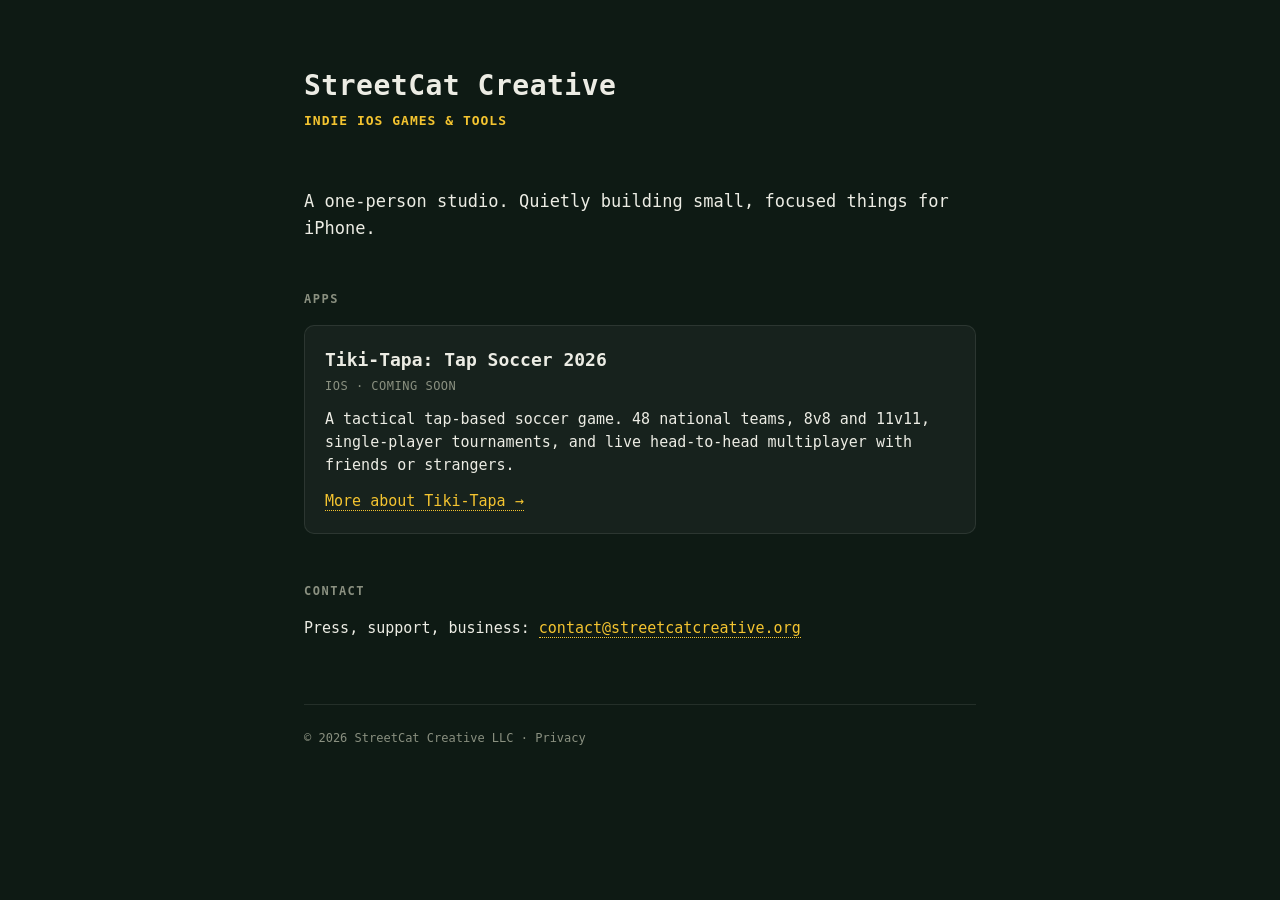
<file: index.html>
<!DOCTYPE html>
<html lang="en">
<head>
  <meta charset="UTF-8">
  <meta name="viewport" content="width=device-width, initial-scale=1.0">
  <title>StreetCat Creative</title>
  <meta name="description" content="A one-person indie studio building focused iOS games and tools.">
  <meta name="theme-color" content="#0e1a14">
  <link rel="stylesheet" href="/styles.css">
</head>
<body>
  <div class="container">
    <header class="header">
      <h1 class="brand">StreetCat Creative</h1>
      <p class="tagline">Indie iOS games &amp; tools</p>
    </header>

    <section class="section">
      <p class="lede">
        A one-person studio. Quietly building small, focused things for iPhone.
      </p>
    </section>

    <section class="section">
      <h2>Apps</h2>

      <div class="card">
        <h3>Tiki-Tapa: Tap Soccer 2026</h3>
        <p class="meta">iOS · Coming soon</p>
        <p>
          A tactical tap-based soccer game. 48 national teams, 8v8 and 11v11,
          single-player tournaments, and live head-to-head multiplayer with
          friends or strangers.
        </p>
        <p>
          <a href="/tikitapa/">More about Tiki-Tapa →</a>
        </p>
      </div>
    </section>

    <section class="section">
      <h2>Contact</h2>
      <p>
        Press, support, business: <a href="mailto:contact@streetcatcreative.org">contact@streetcatcreative.org</a>
      </p>
    </section>

    <footer class="footer">
      © 2026 StreetCat Creative LLC ·
      <a href="/tikitapa/privacy.html">Privacy</a>
    </footer>
  </div>
</body>
</html>
</file>
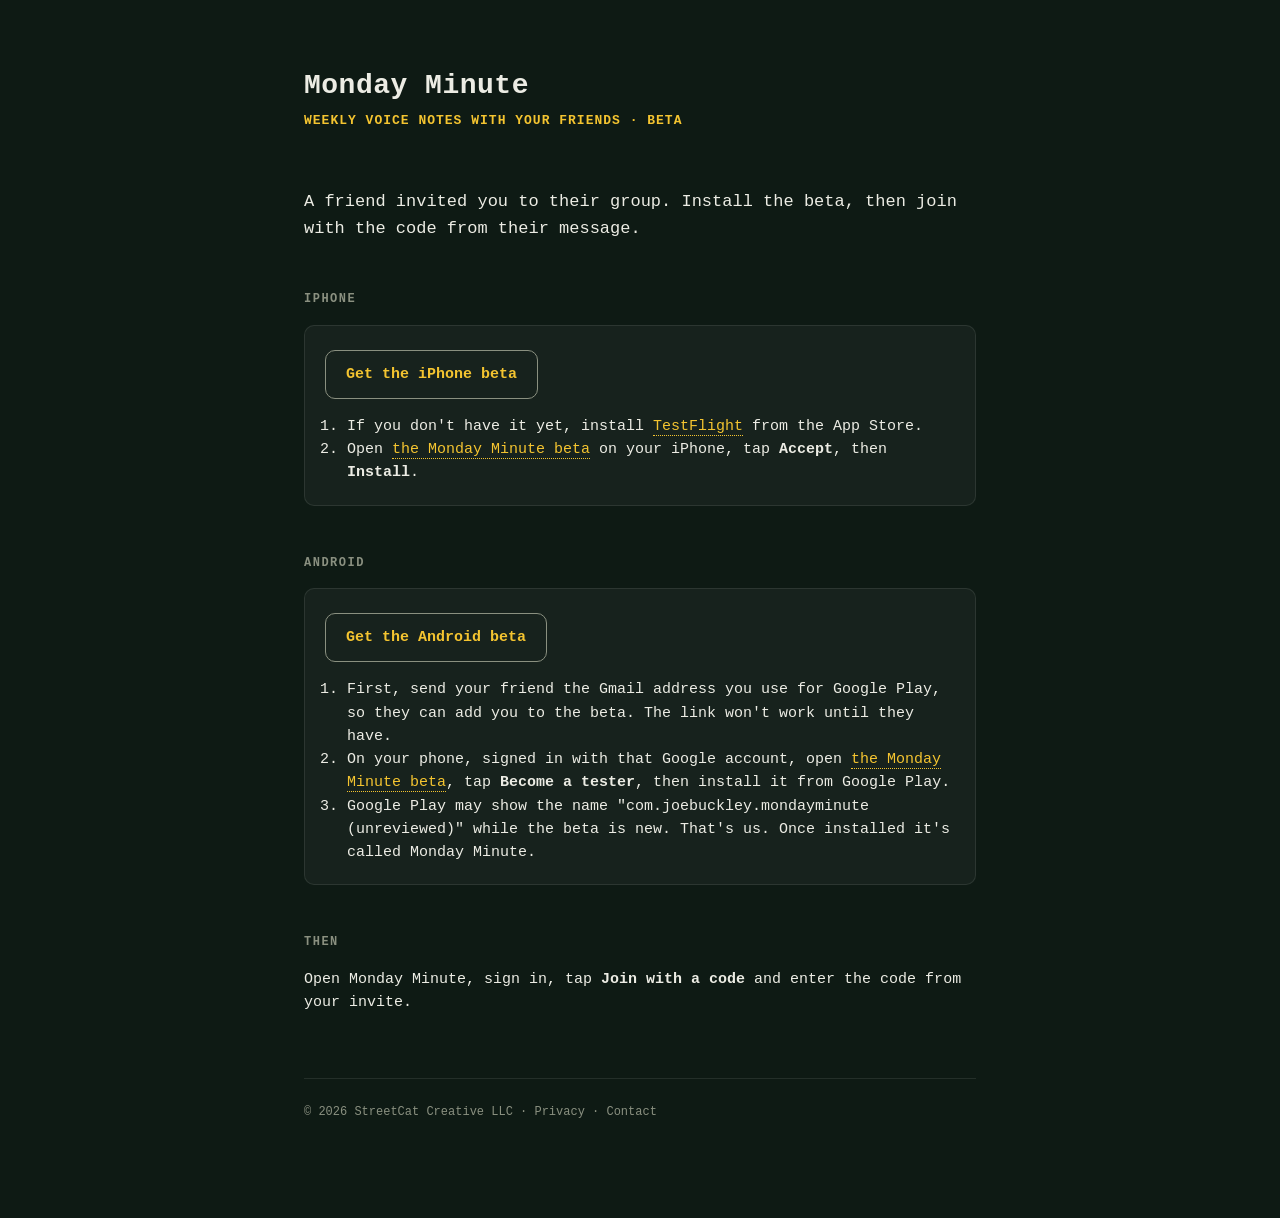
<file: mondayminute/index.html>
<!DOCTYPE html>
<html lang="en">
<head>
  <meta charset="UTF-8">
  <meta name="viewport" content="width=device-width, initial-scale=1.0">
  <title>Get Monday Minute</title>
  <meta name="description" content="Install the Monday Minute beta and join your friends' group.">
  <meta name="robots" content="noindex">
  <meta name="theme-color" content="#0e1a14">
  <link rel="stylesheet" href="/styles.css">
  <style>
    .get { display: inline-block; margin: 4px 0 16px; padding: 12px 20px; border-radius: 10px; border: 1px solid var(--text-dim); font-weight: 700; }
    .yours { display: none; font-size: 12px; font-weight: 700; letter-spacing: 0.5px; text-transform: uppercase; color: var(--text-dim); margin: 0 0 8px; }
    .mine .yours { display: block; }
    .other h2 { opacity: 0.7; }
  </style>
</head>
<body>
  <div class="container">
    <header class="header">
      <h1 class="brand">Monday Minute</h1>
      <p class="tagline">Weekly voice notes with your friends · Beta</p>
    </header>

    <section class="section">
      <p class="lede">
        A friend invited you to their group. Install the beta, then join with the code from their message.
      </p>
    </section>

    <div id="platforms">
      <section class="section" id="ios">
        <p class="yours">Your phone</p>
        <h2>iPhone</h2>
        <div class="card">
          <a class="get" href="https://testflight.apple.com/join/hXgzKq9a">Get the iPhone beta</a>
          <ol>
            <li>If you don't have it yet, install <a href="https://apps.apple.com/app/testflight/id899247664">TestFlight</a> from the App Store.</li>
            <li>Open <a href="https://testflight.apple.com/join/hXgzKq9a">the Monday Minute beta</a> on your iPhone, tap <strong>Accept</strong>, then <strong>Install</strong>.</li>
          </ol>
        </div>
      </section>

      <section class="section" id="android">
        <p class="yours">Your phone</p>
        <h2>Android</h2>
        <div class="card">
          <a class="get" href="https://play.google.com/apps/internaltest/4700997237294672871">Get the Android beta</a>
          <ol>
            <li>First, send your friend the Gmail address you use for Google Play, so they can add you to the beta. The link won't work until they have.</li>
            <li>On your phone, signed in with that Google account, open <a href="https://play.google.com/apps/internaltest/4700997237294672871">the Monday Minute beta</a>, tap <strong>Become a tester</strong>, then install it from Google Play.</li>
            <li>Google Play may show the name "com.joebuckley.mondayminute (unreviewed)" while the beta is new. That's us. Once installed it's called Monday Minute.</li>
          </ol>
        </div>
      </section>
    </div>

    <section class="section">
      <h2>Then</h2>
      <p>Open Monday Minute, sign in, tap <strong>Join with a code</strong> and enter the code from your invite.</p>
    </section>

    <footer class="footer">
      © 2026 StreetCat Creative LLC ·
      <a href="/mondayminute/privacy.html">Privacy</a> ·
      <a href="mailto:contact@streetcatcreative.org">Contact</a>
    </footer>
  </div>
  <script>
    (function () {
      var ua = navigator.userAgent || '';
      var isIOS = /iPhone|iPad|iPod/.test(ua) || (navigator.platform === 'MacIntel' && navigator.maxTouchPoints > 1);
      var isAndroid = /Android/.test(ua);
      if (!isIOS && !isAndroid) return;
      var mine = document.getElementById(isIOS ? 'ios' : 'android');
      var other = document.getElementById(isIOS ? 'android' : 'ios');
      mine.classList.add('mine');
      other.classList.add('other');
      other.querySelector('h2').textContent += ' (on a different phone?)';
      mine.parentNode.insertBefore(mine, mine.parentNode.firstChild);
    })();
  </script>
</body>
</html>
</file>
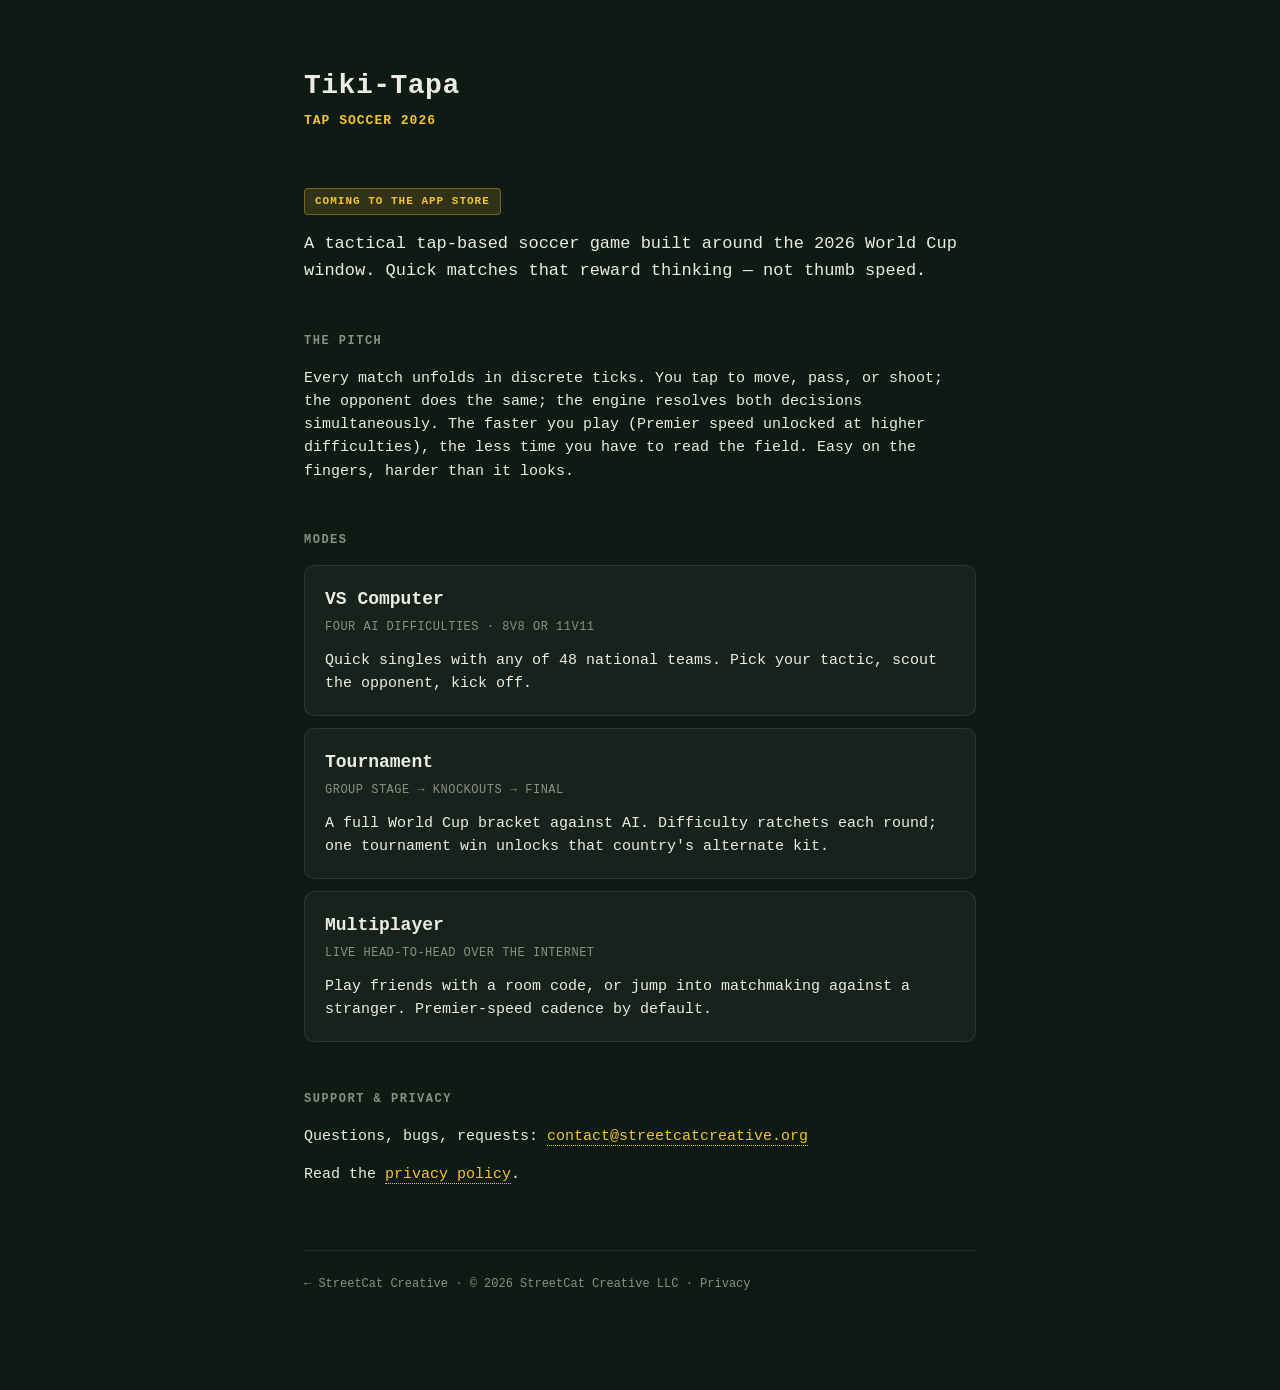
<file: tikitapa/index.html>
<!DOCTYPE html>
<html lang="en">
<head>
  <meta charset="UTF-8">
  <meta name="viewport" content="width=device-width, initial-scale=1.0">
  <title>Tiki-Tapa: Tap Soccer 2026</title>
  <meta name="description" content="A tactical tap-based soccer game for iOS. 48 national teams, single-player tournaments, live multiplayer.">
  <meta name="theme-color" content="#0e1a14">
  <link rel="stylesheet" href="/styles.css">
</head>
<body>
  <div class="container">
    <header class="header">
      <h1 class="brand">Tiki-Tapa</h1>
      <p class="tagline">Tap Soccer 2026</p>
    </header>

    <section class="section">
      <p>
        <span class="status">Coming to the App Store</span>
      </p>
      <p class="lede">
        A tactical tap-based soccer game built around the 2026 World Cup window.
        Quick matches that reward thinking — not thumb speed.
      </p>
    </section>

    <section class="section">
      <h2>The Pitch</h2>
      <p>
        Every match unfolds in discrete ticks. You tap to move, pass, or shoot;
        the opponent does the same; the engine resolves both decisions
        simultaneously. The faster you play (Premier speed unlocked at higher
        difficulties), the less time you have to read the field. Easy on
        the fingers, harder than it looks.
      </p>
    </section>

    <section class="section">
      <h2>Modes</h2>
      <div class="card">
        <h3>VS Computer</h3>
        <p class="meta">Four AI difficulties · 8v8 or 11v11</p>
        <p>Quick singles with any of 48 national teams. Pick your tactic, scout the opponent, kick off.</p>
      </div>
      <div class="card">
        <h3>Tournament</h3>
        <p class="meta">Group stage → knockouts → final</p>
        <p>A full World Cup bracket against AI. Difficulty ratchets each round; one tournament win unlocks that country's alternate kit.</p>
      </div>
      <div class="card">
        <h3>Multiplayer</h3>
        <p class="meta">Live head-to-head over the internet</p>
        <p>Play friends with a room code, or jump into matchmaking against a stranger. Premier-speed cadence by default.</p>
      </div>
    </section>

    <section class="section">
      <h2>Support &amp; Privacy</h2>
      <p>
        Questions, bugs, requests: <a href="mailto:contact@streetcatcreative.org">contact@streetcatcreative.org</a>
      </p>
      <p>
        Read the <a href="/tikitapa/privacy.html">privacy policy</a>.
      </p>
    </section>

    <footer class="footer">
      <a href="/">← StreetCat Creative</a> ·
      © 2026 StreetCat Creative LLC ·
      <a href="/tikitapa/privacy.html">Privacy</a>
    </footer>
  </div>
</body>
</html>
</file>
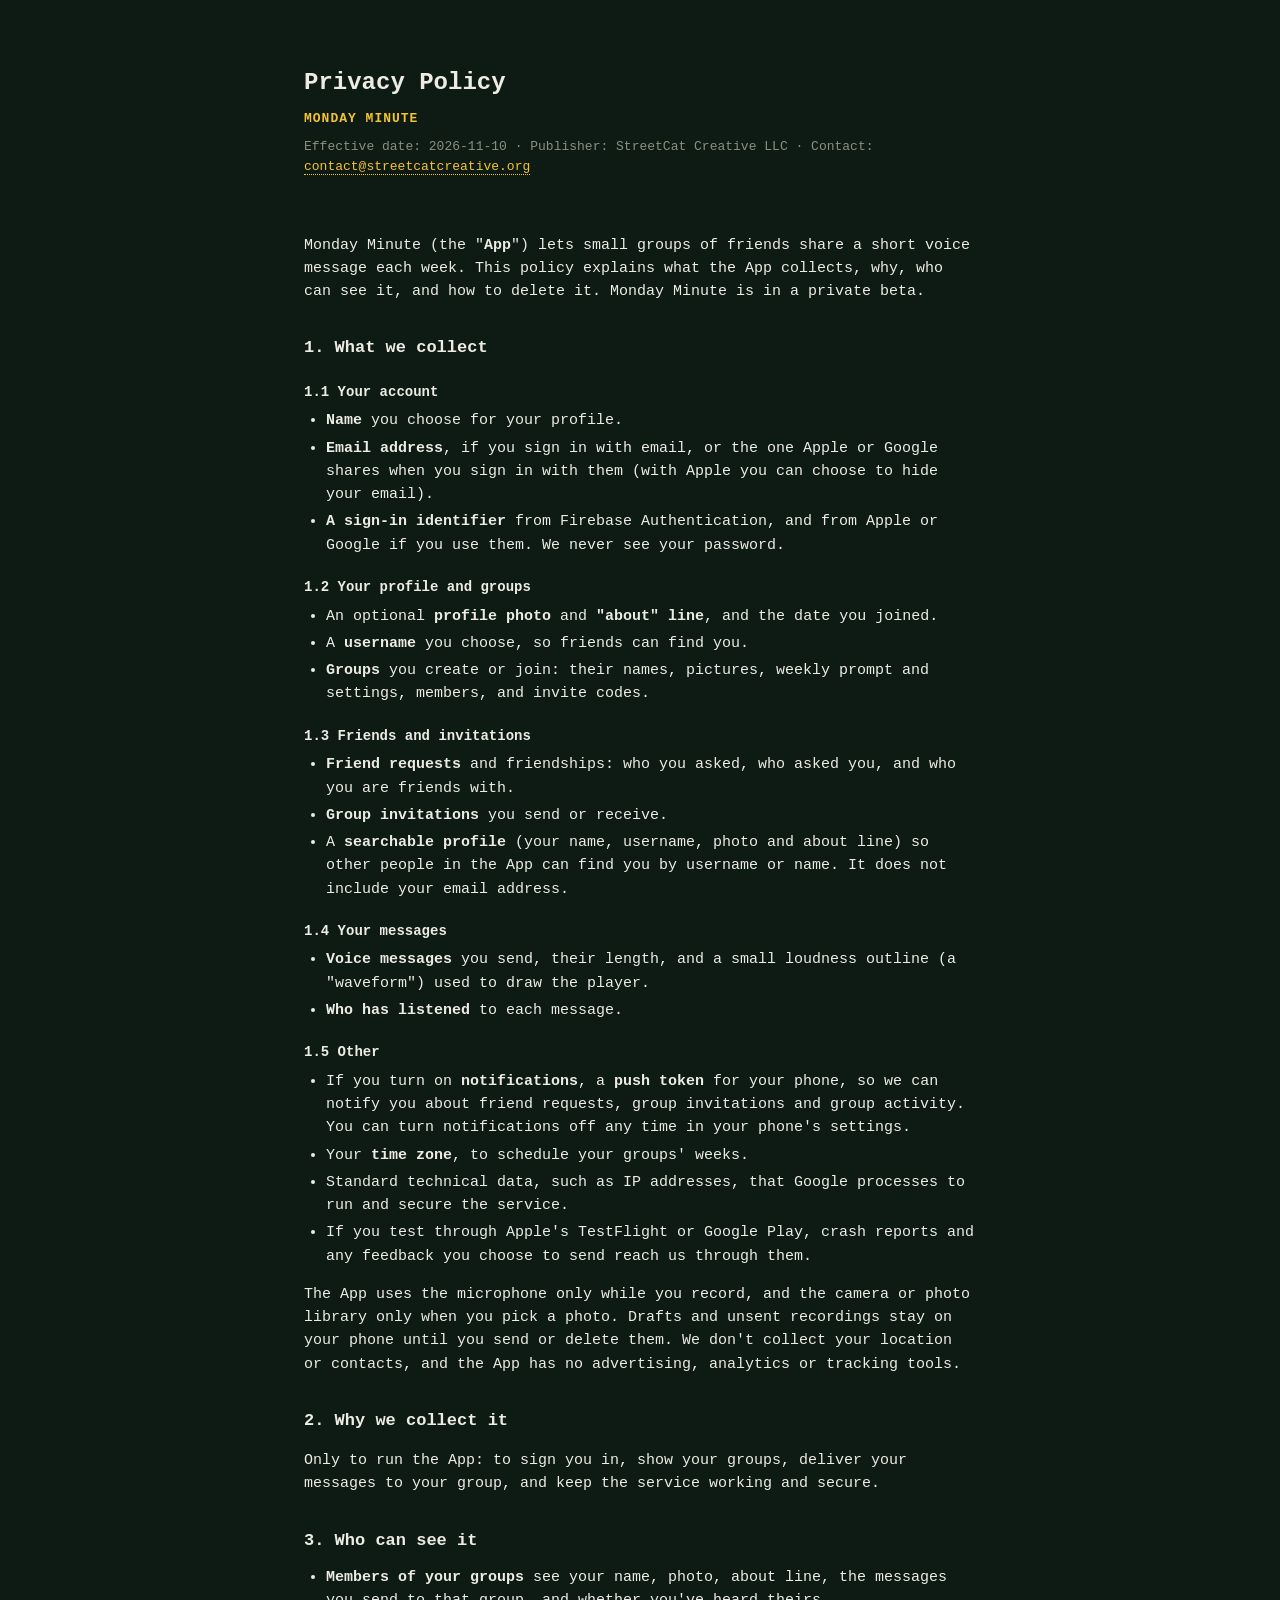
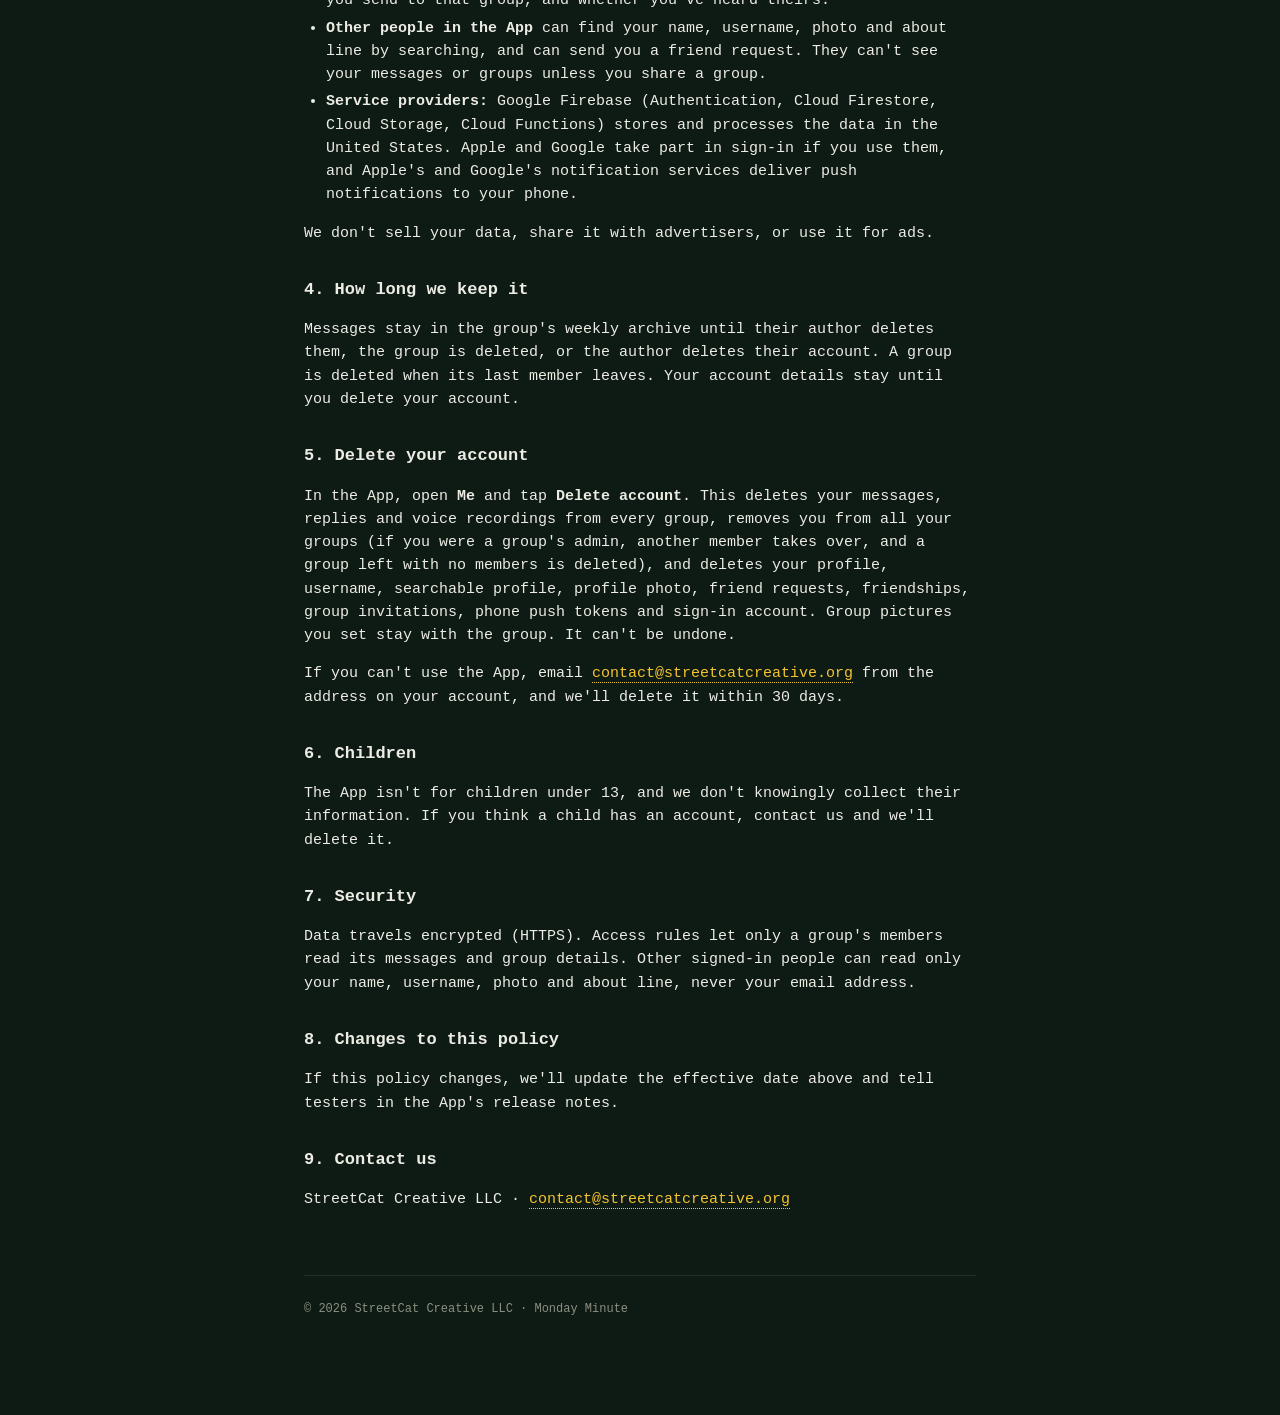
<file: mondayminute/privacy.html>
<!DOCTYPE html>
<html lang="en">
<head>
  <meta charset="UTF-8">
  <meta name="viewport" content="width=device-width, initial-scale=1.0">
  <title>Privacy Policy — Monday Minute</title>
  <meta name="description" content="How Monday Minute collects, uses, and shares information.">
  <meta name="theme-color" content="#0e1a14">
  <link rel="stylesheet" href="/styles.css">
</head>
<body>
  <div class="container policy">
    <header class="header">
      <h1>Privacy Policy</h1>
      <p class="tagline">Monday Minute</p>
      <p class="effective">
        Effective date: 2026-11-10 ·
        Publisher: StreetCat Creative LLC ·
        Contact: <a href="mailto:contact@streetcatcreative.org">contact@streetcatcreative.org</a>
      </p>
    </header>

    <p>
      Monday Minute (the &quot;<strong>App</strong>&quot;) lets small groups of friends share a short voice message
      each week. This policy explains what the App collects, why, who can see it, and how to delete it.
      Monday Minute is in a private beta.
    </p>

    <h2>1. What we collect</h2>
    <h3>1.1 Your account</h3>
    <ul>
      <li><strong>Name</strong> you choose for your profile.</li>
      <li><strong>Email address</strong>, if you sign in with email, or the one Apple or Google shares when you sign in with them
        (with Apple you can choose to hide your email).</li>
      <li><strong>A sign-in identifier</strong> from Firebase Authentication, and from Apple or Google if you use them.
        We never see your password.</li>
    </ul>
    <h3>1.2 Your profile and groups</h3>
    <ul>
      <li>An optional <strong>profile photo</strong> and <strong>&quot;about&quot; line</strong>, and the date you joined.</li>
      <li>A <strong>username</strong> you choose, so friends can find you.</li>
      <li><strong>Groups</strong> you create or join: their names, pictures, weekly prompt and settings, members, and invite codes.</li>
    </ul>
    <h3>1.3 Friends and invitations</h3>
    <ul>
      <li><strong>Friend requests</strong> and friendships: who you asked, who asked you, and who you are friends with.</li>
      <li><strong>Group invitations</strong> you send or receive.</li>
      <li>A <strong>searchable profile</strong> (your name, username, photo and about line) so other people in the App can find you by username or name.
        It does not include your email address.</li>
    </ul>
    <h3>1.4 Your messages</h3>
    <ul>
      <li><strong>Voice messages</strong> you send, their length, and a small loudness outline (a &quot;waveform&quot;) used to draw the player.</li>
      <li><strong>Who has listened</strong> to each message.</li>
    </ul>
    <h3>1.5 Other</h3>
    <ul>
      <li>If you turn on <strong>notifications</strong>, a <strong>push token</strong> for your phone, so we can notify you about friend requests,
        group invitations and group activity. You can turn notifications off any time in your phone&#39;s settings.</li>
      <li>Your <strong>time zone</strong>, to schedule your groups&#39; weeks.</li>
      <li>Standard technical data, such as IP addresses, that Google processes to run and secure the service.</li>
      <li>If you test through Apple&#39;s TestFlight or Google Play, crash reports and any feedback you choose to send reach us through them.</li>
    </ul>
    <p>
      The App uses the microphone only while you record, and the camera or photo library only when you pick a photo.
      Drafts and unsent recordings stay on your phone until you send or delete them.
      We don&#39;t collect your location or contacts, and the App has no advertising, analytics or tracking tools.
    </p>

    <h2>2. Why we collect it</h2>
    <p>Only to run the App: to sign you in, show your groups, deliver your messages to your group, and keep the service working and secure.</p>

    <h2>3. Who can see it</h2>
    <ul>
      <li><strong>Members of your groups</strong> see your name, photo, about line, the messages you send to that group, and whether you&#39;ve heard theirs.</li>
      <li><strong>Other people in the App</strong> can find your name, username, photo and about line by searching, and can send you a friend request.
        They can&#39;t see your messages or groups unless you share a group.</li>
      <li><strong>Service providers:</strong> Google Firebase (Authentication, Cloud Firestore, Cloud Storage, Cloud Functions) stores and processes the data in the United States.
        Apple and Google take part in sign-in if you use them, and Apple&#39;s and Google&#39;s notification services deliver push notifications to your phone.</li>
    </ul>
    <p>We don&#39;t sell your data, share it with advertisers, or use it for ads.</p>

    <h2>4. How long we keep it</h2>
    <p>
      Messages stay in the group&#39;s weekly archive until their author deletes them, the group is deleted, or the author deletes their account.
      A group is deleted when its last member leaves. Your account details stay until you delete your account.
    </p>

    <h2 id="delete">5. Delete your account</h2>
    <p>
      In the App, open <strong>Me</strong> and tap <strong>Delete account</strong>. This deletes your messages, replies and voice recordings from every group,
      removes you from all your groups (if you were a group&#39;s admin, another member takes over, and a group left with no members is deleted),
      and deletes your profile, username, searchable profile, profile photo, friend requests, friendships, group invitations, phone push tokens and sign-in account. Group pictures you set stay with the group. It can&#39;t be undone.
    </p>
    <p>
      If you can&#39;t use the App, email <a href="mailto:contact@streetcatcreative.org">contact@streetcatcreative.org</a> from the address on your account,
      and we&#39;ll delete it within 30 days.
    </p>

    <h2>6. Children</h2>
    <p>The App isn&#39;t for children under 13, and we don&#39;t knowingly collect their information. If you think a child has an account, contact us and we&#39;ll delete it.</p>

    <h2>7. Security</h2>
    <p>Data travels encrypted (HTTPS). Access rules let only a group&#39;s members read its messages and group details. Other signed-in people can read only your name, username, photo and about line, never your email address.</p>

    <h2>8. Changes to this policy</h2>
    <p>If this policy changes, we&#39;ll update the effective date above and tell testers in the App&#39;s release notes.</p>

    <h2>9. Contact us</h2>
    <p>StreetCat Creative LLC · <a href="mailto:contact@streetcatcreative.org">contact@streetcatcreative.org</a></p>

    <footer class="footer">
      © 2026 StreetCat Creative LLC ·
      <a href="/mondayminute/">Monday Minute</a>
    </footer>
  </div>
</body>
</html>
</file>
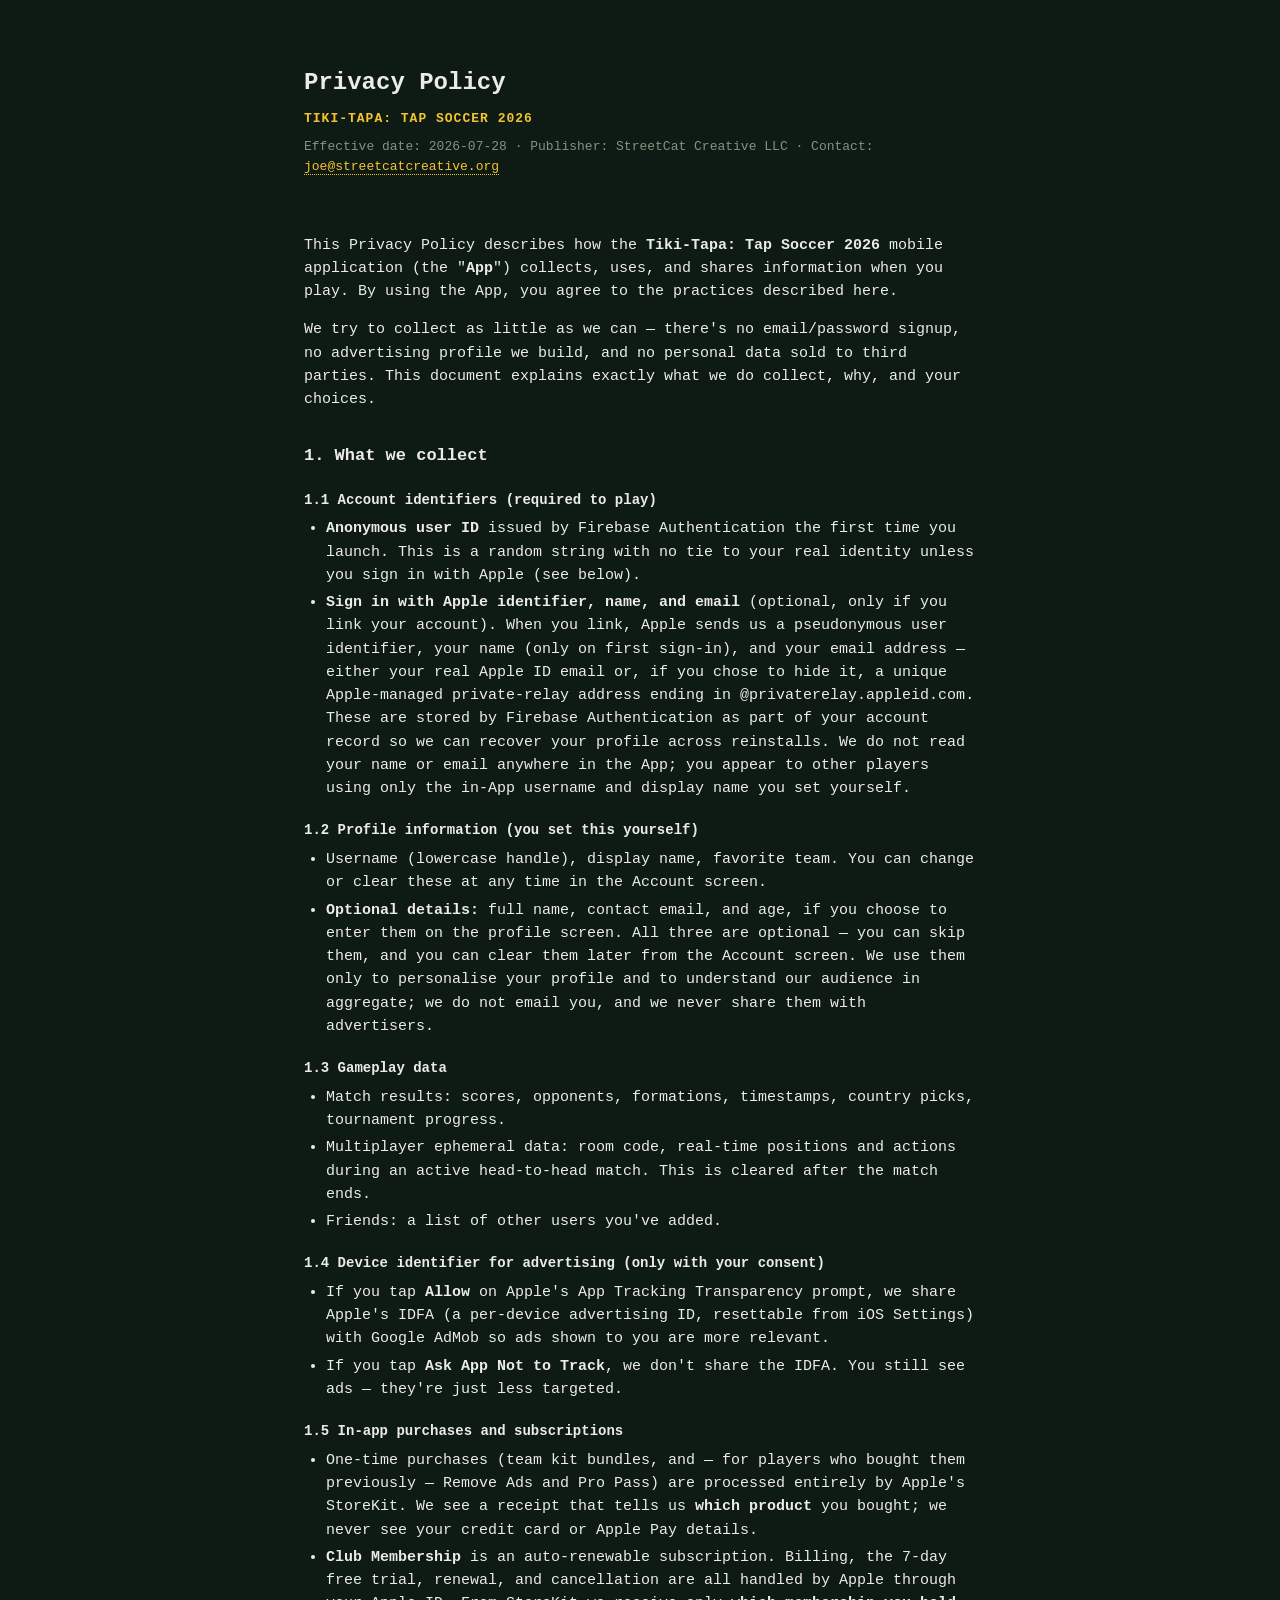
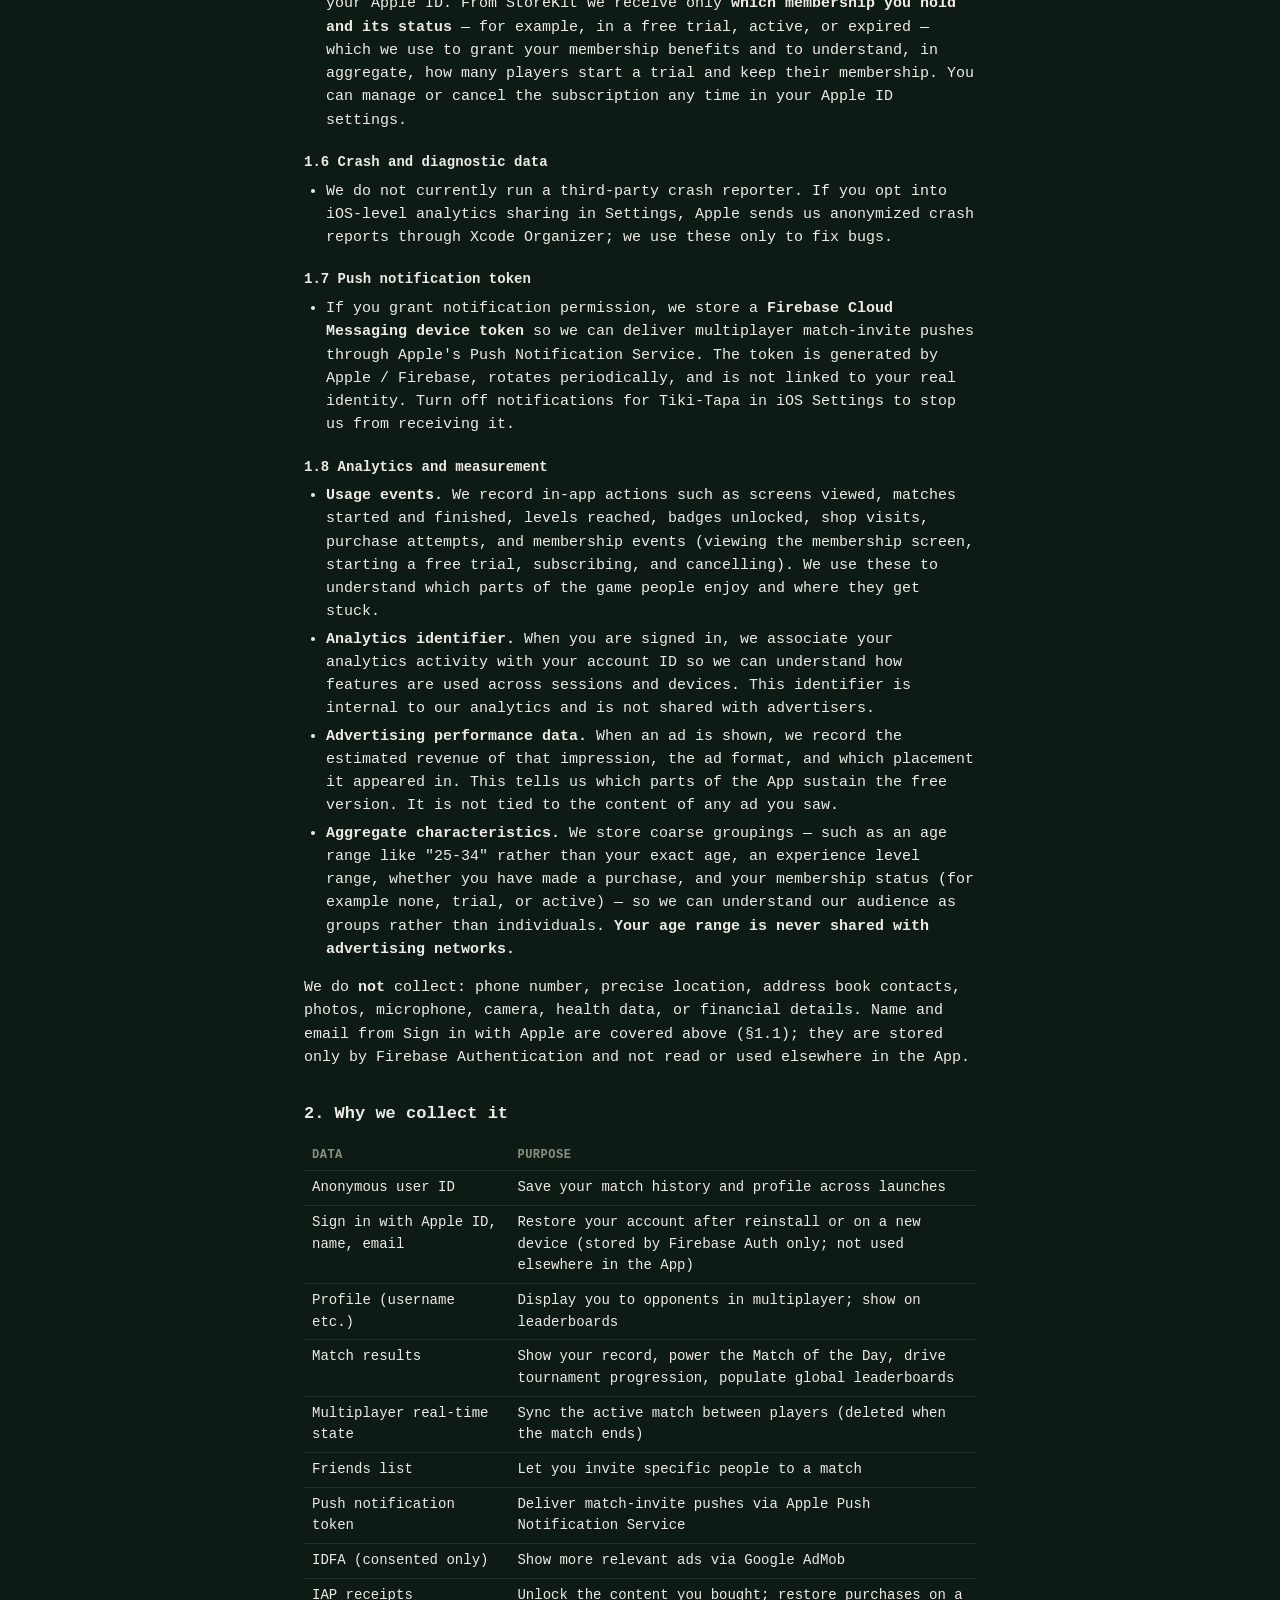
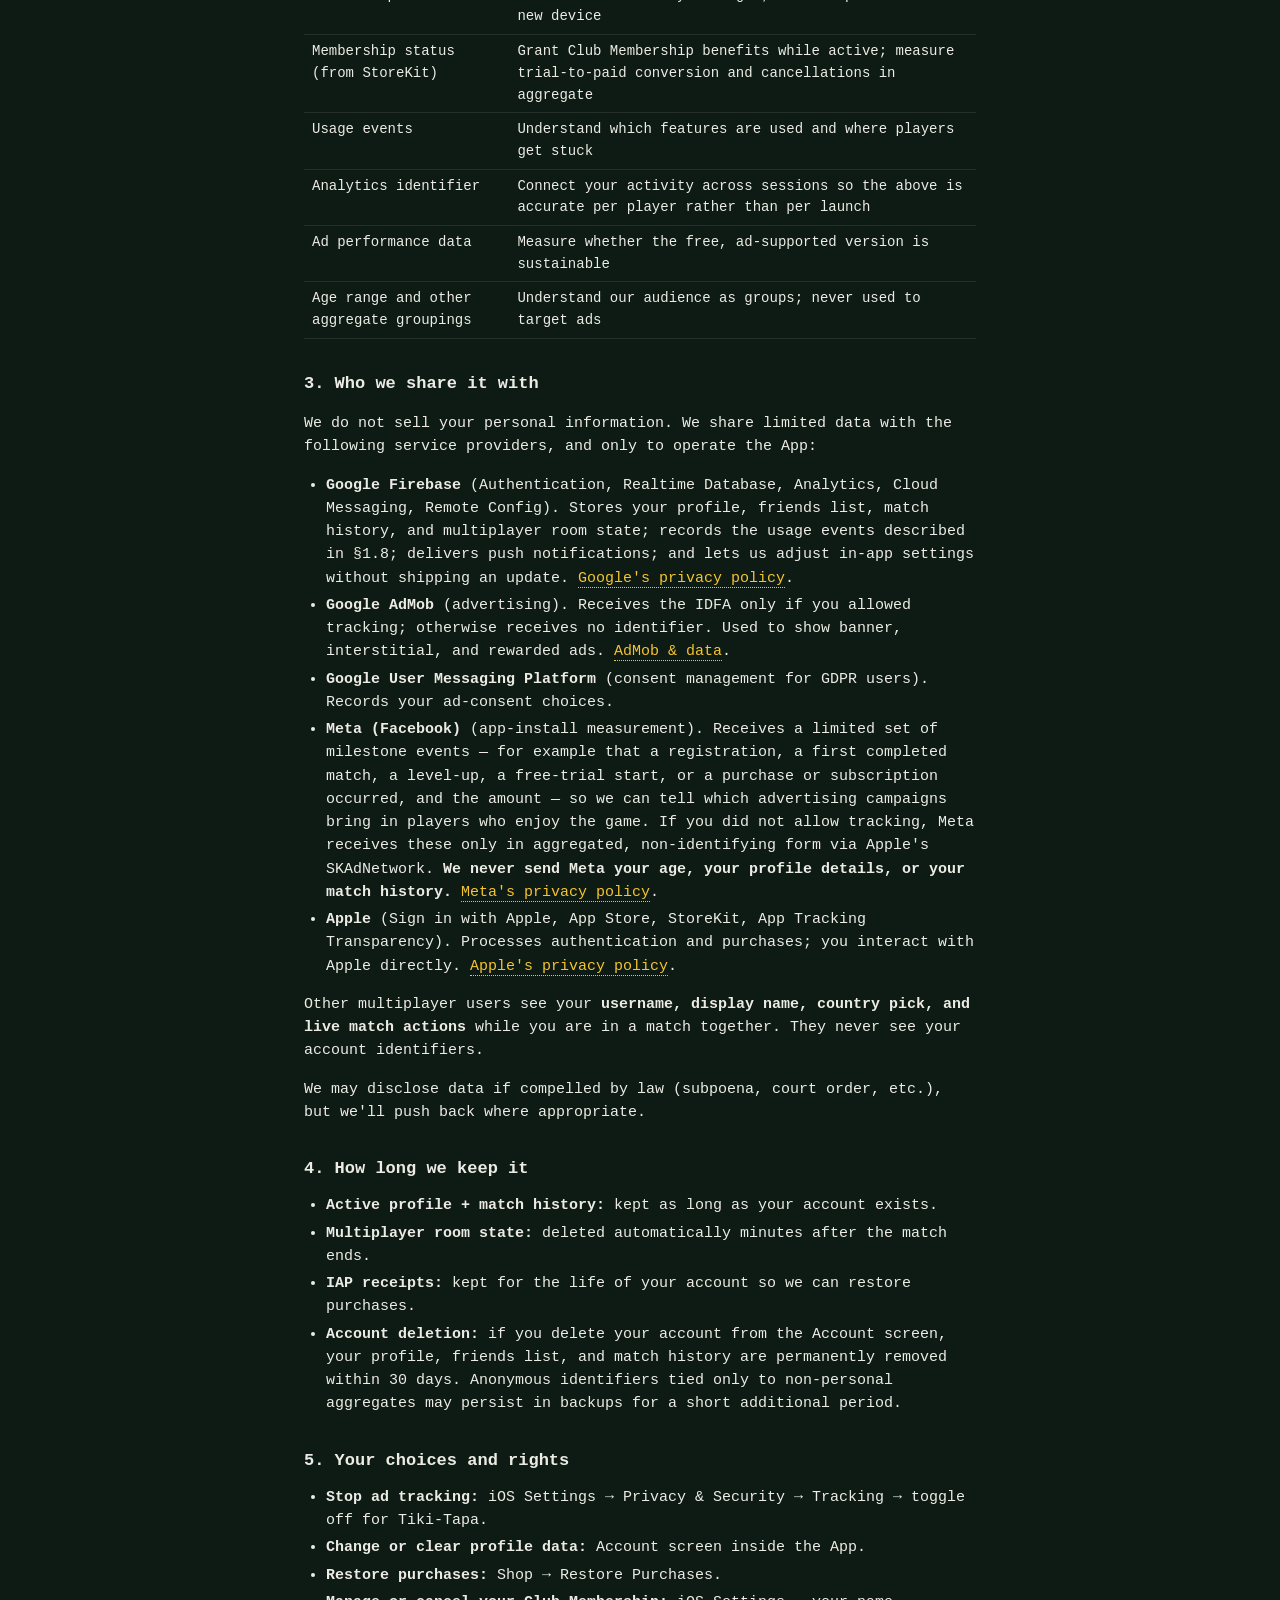
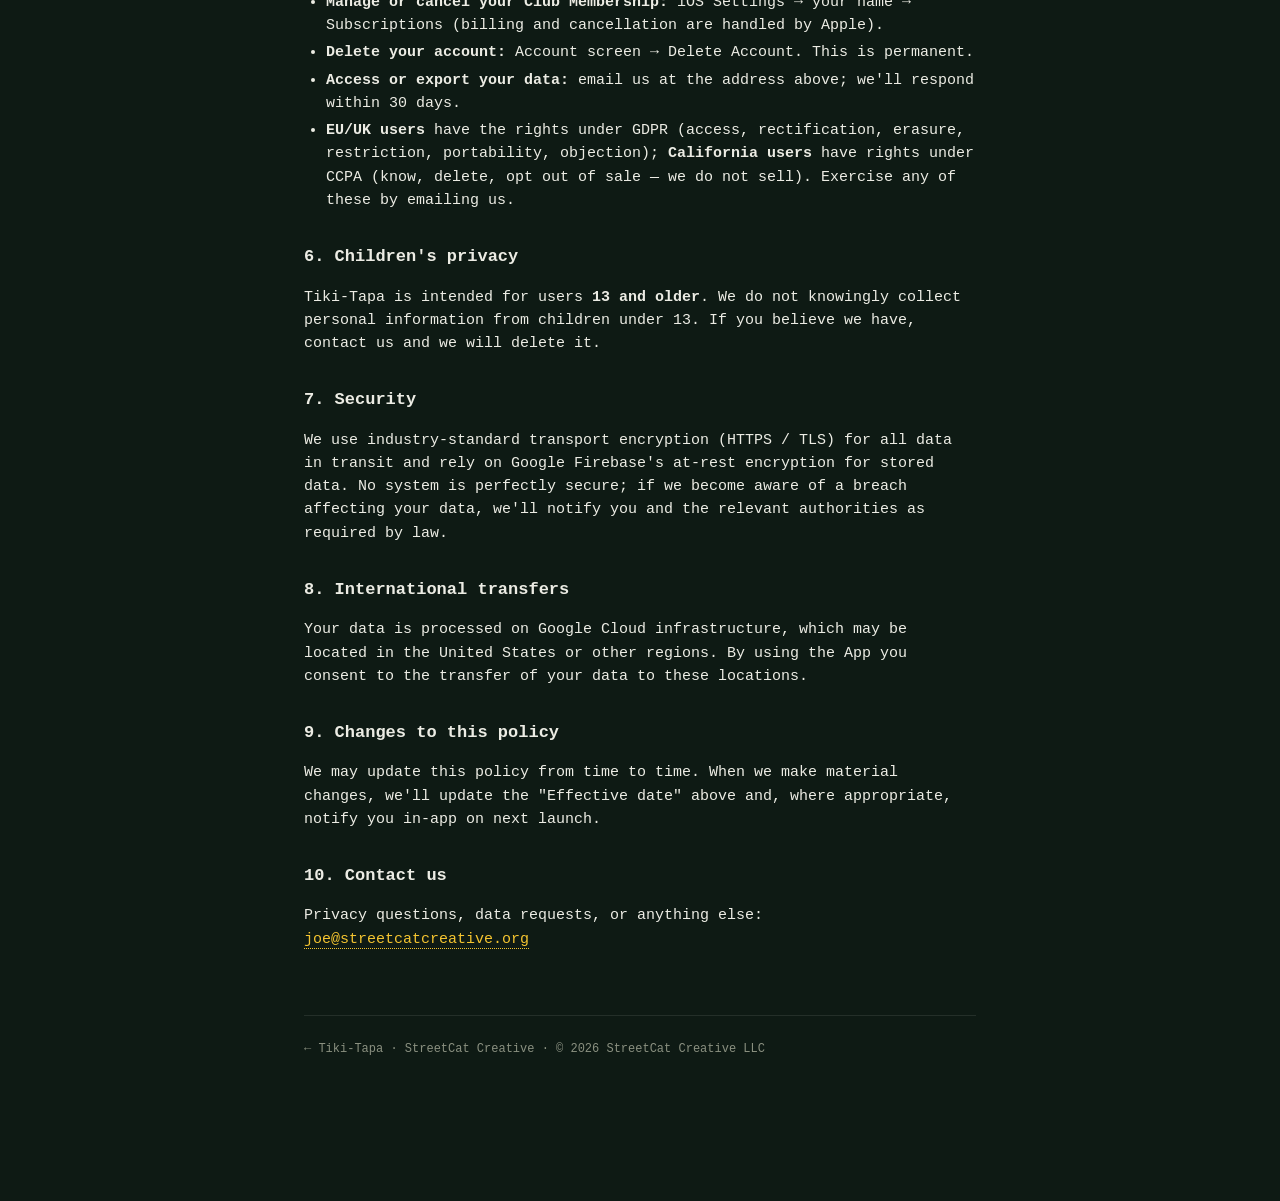
<file: tikitapa/privacy.html>
<!DOCTYPE html>
<html lang="en">
<head>
  <meta charset="UTF-8">
  <meta name="viewport" content="width=device-width, initial-scale=1.0">
  <title>Privacy Policy — Tiki-Tapa: Tap Soccer 2026</title>
  <meta name="description" content="How Tiki-Tapa: Tap Soccer 2026 collects, uses, and shares information.">
  <meta name="theme-color" content="#0e1a14">
  <link rel="stylesheet" href="/styles.css">
</head>
<body>
  <div class="container policy">
    <header class="header">
      <h1>Privacy Policy</h1>
      <p class="tagline">Tiki-Tapa: Tap Soccer 2026</p>
      <p class="effective">
        Effective date: 2026-07-28 ·
        Publisher: StreetCat Creative LLC ·
        Contact: <a href="mailto:joe@streetcatcreative.org">joe@streetcatcreative.org</a>
      </p>
    </header>

    <p>
      This Privacy Policy describes how the <strong>Tiki-Tapa: Tap Soccer 2026</strong> mobile
      application (the &quot;<strong>App</strong>&quot;) collects, uses, and shares information when you play.
      By using the App, you agree to the practices described here.
    </p>

    <p>
      We try to collect as little as we can — there's no email/password signup, no advertising profile we
      build, and no personal data sold to third parties. This document explains exactly what we do collect,
      why, and your choices.
    </p>

    <h2>1. What we collect</h2>

    <h3>1.1 Account identifiers (required to play)</h3>
    <ul>
      <li><strong>Anonymous user ID</strong> issued by Firebase Authentication the first time you launch.
        This is a random string with no tie to your real identity unless you sign in with Apple (see below).</li>
      <li><strong>Sign in with Apple identifier, name, and email</strong> (optional, only if you link
        your account). When you link, Apple sends us a pseudonymous user identifier, your name (only
        on first sign-in), and your email address — either your real Apple ID email or, if you chose
        to hide it, a unique Apple-managed private-relay address ending in <code>@privaterelay.appleid.com</code>.
        These are stored by Firebase Authentication as part of your account record so we can recover
        your profile across reinstalls. We do not read your name or email anywhere in the App; you
        appear to other players using only the in-App username and display name you set yourself.</li>
    </ul>

    <h3>1.2 Profile information (you set this yourself)</h3>
    <ul>
      <li>Username (lowercase handle), display name, favorite team. You can change or clear these at any
        time in the Account screen.</li>
      <li><strong>Optional details:</strong> full name, contact email, and age, if you choose to enter
        them on the profile screen. All three are optional — you can skip them, and you can clear them
        later from the Account screen. We use them only to personalise your profile and to understand
        our audience in aggregate; we do not email you, and we never share them with advertisers.</li>
    </ul>

    <h3>1.3 Gameplay data</h3>
    <ul>
      <li>Match results: scores, opponents, formations, timestamps, country picks, tournament progress.</li>
      <li>Multiplayer ephemeral data: room code, real-time positions and actions during an active
        head-to-head match. This is cleared after the match ends.</li>
      <li>Friends: a list of other users you've added.</li>
    </ul>

    <h3>1.4 Device identifier for advertising (only with your consent)</h3>
    <ul>
      <li>If you tap <strong>Allow</strong> on Apple's App Tracking Transparency prompt, we share Apple's
        IDFA (a per-device advertising ID, resettable from iOS Settings) with Google AdMob so ads shown
        to you are more relevant.</li>
      <li>If you tap <strong>Ask App Not to Track</strong>, we don't share the IDFA. You still see
        ads — they're just less targeted.</li>
    </ul>

    <h3>1.5 In-app purchases and subscriptions</h3>
    <ul>
      <li>One-time purchases (team kit bundles, and — for players who bought them previously — Remove
        Ads and Pro Pass) are processed entirely by Apple's StoreKit. We see a receipt that tells us
        <strong>which product</strong> you bought; we never see your credit card or Apple Pay details.</li>
      <li><strong>Club Membership</strong> is an auto-renewable subscription. Billing, the 7-day free
        trial, renewal, and cancellation are all handled by Apple through your Apple ID. From StoreKit
        we receive only <strong>which membership you hold and its status</strong> — for example, in a
        free trial, active, or expired — which we use to grant your membership benefits and to
        understand, in aggregate, how many players start a trial and keep their membership. You can
        manage or cancel the subscription any time in your Apple ID settings.</li>
    </ul>

    <h3>1.6 Crash and diagnostic data</h3>
    <ul>
      <li>We do not currently run a third-party crash reporter. If you opt into iOS-level analytics
        sharing in Settings, Apple sends us anonymized crash reports through Xcode Organizer; we use
        these only to fix bugs.</li>
    </ul>

    <h3>1.7 Push notification token</h3>
    <ul>
      <li>If you grant notification permission, we store a <strong>Firebase Cloud Messaging device
        token</strong> so we can deliver multiplayer match-invite pushes through Apple's Push
        Notification Service. The token is generated by Apple / Firebase, rotates periodically, and
        is not linked to your real identity. Turn off notifications for Tiki-Tapa in iOS Settings to
        stop us from receiving it.</li>
    </ul>

    <h3>1.8 Analytics and measurement</h3>
    <ul>
      <li><strong>Usage events.</strong> We record in-app actions such as screens viewed, matches
        started and finished, levels reached, badges unlocked, shop visits, purchase attempts, and
        membership events (viewing the membership screen, starting a free trial, subscribing, and
        cancelling). We use these to understand which parts of the game people enjoy and where they
        get stuck.</li>
      <li><strong>Analytics identifier.</strong> When you are signed in, we associate your analytics
        activity with your account ID so we can understand how features are used across sessions and
        devices. This identifier is internal to our analytics and is not shared with advertisers.</li>
      <li><strong>Advertising performance data.</strong> When an ad is shown, we record the estimated
        revenue of that impression, the ad format, and which placement it appeared in. This tells us
        which parts of the App sustain the free version. It is not tied to the content of any ad you
        saw.</li>
      <li><strong>Aggregate characteristics.</strong> We store coarse groupings — such as an age range
        like "25-34" rather than your exact age, an experience level range, whether you have made a
        purchase, and your membership status (for example none, trial, or active) — so we can understand
        our audience as groups rather than individuals.
        <strong>Your age range is never shared with advertising networks.</strong></li>
    </ul>

    <p>
      We do <strong>not</strong> collect: phone number, precise location, address book contacts,
      photos, microphone, camera, health data, or financial details. Name and email from Sign in
      with Apple are covered above (§1.1); they are stored only by Firebase Authentication and not
      read or used elsewhere in the App.
    </p>

    <h2>2. Why we collect it</h2>
    <table>
      <thead>
        <tr><th>Data</th><th>Purpose</th></tr>
      </thead>
      <tbody>
        <tr><td>Anonymous user ID</td><td>Save your match history and profile across launches</td></tr>
        <tr><td>Sign in with Apple ID, name, email</td><td>Restore your account after reinstall or on a new device (stored by Firebase Auth only; not used elsewhere in the App)</td></tr>
        <tr><td>Profile (username etc.)</td><td>Display you to opponents in multiplayer; show on leaderboards</td></tr>
        <tr><td>Match results</td><td>Show your record, power the Match of the Day, drive tournament progression, populate global leaderboards</td></tr>
        <tr><td>Multiplayer real-time state</td><td>Sync the active match between players (deleted when the match ends)</td></tr>
        <tr><td>Friends list</td><td>Let you invite specific people to a match</td></tr>
        <tr><td>Push notification token</td><td>Deliver match-invite pushes via Apple Push Notification Service</td></tr>
        <tr><td>IDFA (consented only)</td><td>Show more relevant ads via Google AdMob</td></tr>
        <tr><td>IAP receipts</td><td>Unlock the content you bought; restore purchases on a new device</td></tr>
        <tr><td>Membership status (from StoreKit)</td><td>Grant Club Membership benefits while active; measure trial-to-paid conversion and cancellations in aggregate</td></tr>
        <tr><td>Usage events</td><td>Understand which features are used and where players get stuck</td></tr>
        <tr><td>Analytics identifier</td><td>Connect your activity across sessions so the above is accurate per player rather than per launch</td></tr>
        <tr><td>Ad performance data</td><td>Measure whether the free, ad-supported version is sustainable</td></tr>
        <tr><td>Age range and other aggregate groupings</td><td>Understand our audience as groups; never used to target ads</td></tr>
      </tbody>
    </table>

    <h2>3. Who we share it with</h2>
    <p>
      We do not sell your personal information. We share limited data with the following service providers,
      and only to operate the App:
    </p>
    <ul>
      <li><strong>Google Firebase</strong> (Authentication, Realtime Database, Analytics, Cloud
        Messaging, Remote Config). Stores your profile, friends list, match history, and multiplayer
        room state; records the usage events described in §1.8; delivers push notifications; and lets
        us adjust in-app settings without shipping an update.
        <a href="https://policies.google.com/privacy" rel="noopener">Google's privacy policy</a>.</li>
      <li><strong>Google AdMob</strong> (advertising). Receives the IDFA only if you allowed tracking;
        otherwise receives no identifier. Used to show banner, interstitial, and rewarded ads.
        <a href="https://support.google.com/admob/answer/6128543" rel="noopener">AdMob &amp; data</a>.</li>
      <li><strong>Google User Messaging Platform</strong> (consent management for GDPR users). Records
        your ad-consent choices.</li>
      <li><strong>Meta (Facebook)</strong> (app-install measurement). Receives a limited set of
        milestone events — for example that a registration, a first completed match, a level-up, a
        free-trial start, or a purchase or subscription occurred, and the amount — so we can tell which advertising campaigns bring
        in players who enjoy the game. If you did not allow tracking, Meta receives these only in
        aggregated, non-identifying form via Apple's SKAdNetwork. <strong>We never send Meta your age,
        your profile details, or your match history.</strong>
        <a href="https://www.facebook.com/privacy/policy" rel="noopener">Meta's privacy policy</a>.</li>
      <li><strong>Apple</strong> (Sign in with Apple, App Store, StoreKit, App Tracking Transparency).
        Processes authentication and purchases; you interact with Apple directly.
        <a href="https://www.apple.com/legal/privacy/" rel="noopener">Apple's privacy policy</a>.</li>
    </ul>
    <p>
      Other multiplayer users see your <strong>username, display name, country pick, and live match actions</strong>
      while you are in a match together. They never see your account identifiers.
    </p>
    <p>
      We may disclose data if compelled by law (subpoena, court order, etc.), but we'll push back where appropriate.
    </p>

    <h2>4. How long we keep it</h2>
    <ul>
      <li><strong>Active profile + match history:</strong> kept as long as your account exists.</li>
      <li><strong>Multiplayer room state:</strong> deleted automatically minutes after the match ends.</li>
      <li><strong>IAP receipts:</strong> kept for the life of your account so we can restore purchases.</li>
      <li><strong>Account deletion:</strong> if you delete your account from the Account screen, your
        profile, friends list, and match history are permanently removed within 30 days. Anonymous
        identifiers tied only to non-personal aggregates may persist in backups for a short additional period.</li>
    </ul>

    <h2>5. Your choices and rights</h2>
    <ul>
      <li><strong>Stop ad tracking:</strong> iOS Settings → Privacy &amp; Security → Tracking → toggle off
        for Tiki-Tapa.</li>
      <li><strong>Change or clear profile data:</strong> Account screen inside the App.</li>
      <li><strong>Restore purchases:</strong> Shop → Restore Purchases.</li>
      <li><strong>Manage or cancel your Club Membership:</strong> iOS Settings → your name →
        Subscriptions (billing and cancellation are handled by Apple).</li>
      <li><strong>Delete your account:</strong> Account screen → Delete Account. This is permanent.</li>
      <li><strong>Access or export your data:</strong> email us at the address above; we'll respond
        within 30 days.</li>
      <li><strong>EU/UK users</strong> have the rights under GDPR (access, rectification, erasure,
        restriction, portability, objection); <strong>California users</strong> have rights under CCPA
        (know, delete, opt out of sale — we do not sell). Exercise any of these by emailing us.</li>
    </ul>

    <h2>6. Children's privacy</h2>
    <p>
      Tiki-Tapa is intended for users <strong>13 and older</strong>. We do not knowingly collect personal
      information from children under 13. If you believe we have, contact us and we will delete it.
    </p>

    <h2>7. Security</h2>
    <p>
      We use industry-standard transport encryption (HTTPS / TLS) for all data in transit and rely on
      Google Firebase's at-rest encryption for stored data. No system is perfectly secure; if we become
      aware of a breach affecting your data, we'll notify you and the relevant authorities as required
      by law.
    </p>

    <h2>8. International transfers</h2>
    <p>
      Your data is processed on Google Cloud infrastructure, which may be located in the United States
      or other regions. By using the App you consent to the transfer of your data to these locations.
    </p>

    <h2>9. Changes to this policy</h2>
    <p>
      We may update this policy from time to time. When we make material changes, we'll update the
      &quot;Effective date&quot; above and, where appropriate, notify you in-app on next launch.
    </p>

    <h2>10. Contact us</h2>
    <p>
      Privacy questions, data requests, or anything else:
      <a href="mailto:joe@streetcatcreative.org">joe@streetcatcreative.org</a>
    </p>

    <footer class="footer">
      <a href="/tikitapa/">← Tiki-Tapa</a> ·
      <a href="/">StreetCat Creative</a> ·
      © 2026 StreetCat Creative LLC
    </footer>
  </div>
</body>
</html>
</file>
<file: styles.css>
/* StreetCat Creative — shared styles
 *
 * Single CSS file for the whole site. No framework, no build step. Edit and push.
 * Palette is intentionally close to (but distinct from) the Tiki-Tapa app's UI so
 * the studio site feels related without literally being the game.
 */

:root {
  --bg:        #0e1a14;     /* deep dark green-black */
  --bg-card:   rgba(255, 255, 255, 0.04);
  --border:    rgba(255, 255, 255, 0.09);
  --text:      #ECECE4;
  --text-dim:  #8A9080;
  --accent:    #F4C430;     /* warm yellow */
  --link:      #F4C430;
  --link-hover:#FFE066;
}

* { box-sizing: border-box; }

html, body {
  margin: 0;
  padding: 0;
  background: var(--bg);
  color: var(--text);
  font-family: 'JetBrains Mono', ui-monospace, 'SF Mono', Menlo, Monaco, Consolas, monospace;
  font-size: 15px;
  line-height: 1.55;
  -webkit-font-smoothing: antialiased;
}

a {
  color: var(--link);
  text-decoration: none;
  border-bottom: 1px dotted var(--link);
  transition: color 0.15s, border-color 0.15s;
}
a:hover { color: var(--link-hover); border-color: var(--link-hover); }

.container {
  max-width: 720px;
  margin: 0 auto;
  padding: 64px 24px 96px;
}

.header { margin-bottom: 56px; }
.brand {
  font-size: 28px;
  font-weight: 800;
  letter-spacing: 0.5px;
  margin: 0 0 4px;
}
.tagline {
  color: var(--accent);
  font-size: 13px;
  font-weight: 600;
  letter-spacing: 1px;
  text-transform: uppercase;
  margin: 0;
}

.section { margin-bottom: 48px; }
.section h2 {
  font-size: 12px;
  font-weight: 700;
  letter-spacing: 1.5px;
  color: var(--text-dim);
  text-transform: uppercase;
  margin: 0 0 16px;
}

.lede {
  font-size: 17px;
  line-height: 1.6;
  margin: 0 0 16px;
}

.card {
  background: var(--bg-card);
  border: 1px solid var(--border);
  border-radius: 10px;
  padding: 20px;
  margin-bottom: 12px;
}
.card h3 {
  margin: 0 0 4px;
  font-size: 18px;
  font-weight: 700;
}
.card .meta {
  color: var(--text-dim);
  font-size: 12px;
  letter-spacing: 0.5px;
  text-transform: uppercase;
  margin: 0 0 12px;
}
.card p { margin: 0 0 12px; }
.card p:last-child { margin-bottom: 0; }
.card ol { padding-left: 22px; margin: 0; }

.status {
  display: inline-block;
  font-size: 11px;
  font-weight: 700;
  letter-spacing: 1px;
  text-transform: uppercase;
  padding: 4px 10px;
  border-radius: 4px;
  background: rgba(244, 196, 48, 0.15);
  color: var(--accent);
  border: 1px solid rgba(244, 196, 48, 0.35);
}

.divider {
  border: 0;
  border-top: 1px solid var(--border);
  margin: 48px 0;
}

.footer {
  color: var(--text-dim);
  font-size: 12px;
  margin-top: 64px;
  border-top: 1px solid var(--border);
  padding-top: 24px;
}
.footer a { color: var(--text-dim); border-bottom-color: transparent; }
.footer a:hover { color: var(--text); border-bottom-color: var(--text-dim); }

/* Privacy policy body — typographic restyle for long-form */
.policy h1 { font-size: 24px; margin: 0 0 8px; }
.policy h2 {
  text-transform: none;
  letter-spacing: 0;
  color: var(--text);
  font-size: 17px;
  margin-top: 32px;
  margin-bottom: 12px;
}
.policy h3 {
  font-size: 14px;
  margin-top: 20px;
  margin-bottom: 6px;
}
.policy ul, .policy ol { padding-left: 22px; margin: 0 0 12px; }
.policy li { margin-bottom: 4px; }
.policy table {
  border-collapse: collapse;
  width: 100%;
  margin: 12px 0;
  font-size: 14px;
}
.policy th, .policy td {
  text-align: left;
  padding: 6px 8px;
  border-bottom: 1px solid var(--border);
  vertical-align: top;
}
.policy th { color: var(--text-dim); font-weight: 700; font-size: 12px; text-transform: uppercase; letter-spacing: 0.5px; }
.policy .effective { color: var(--text-dim); font-size: 13px; margin: 8px 0 24px; }

@media (max-width: 520px) {
  .container { padding: 40px 18px 64px; }
  .brand { font-size: 24px; }
  .lede { font-size: 16px; }
}
</file>
